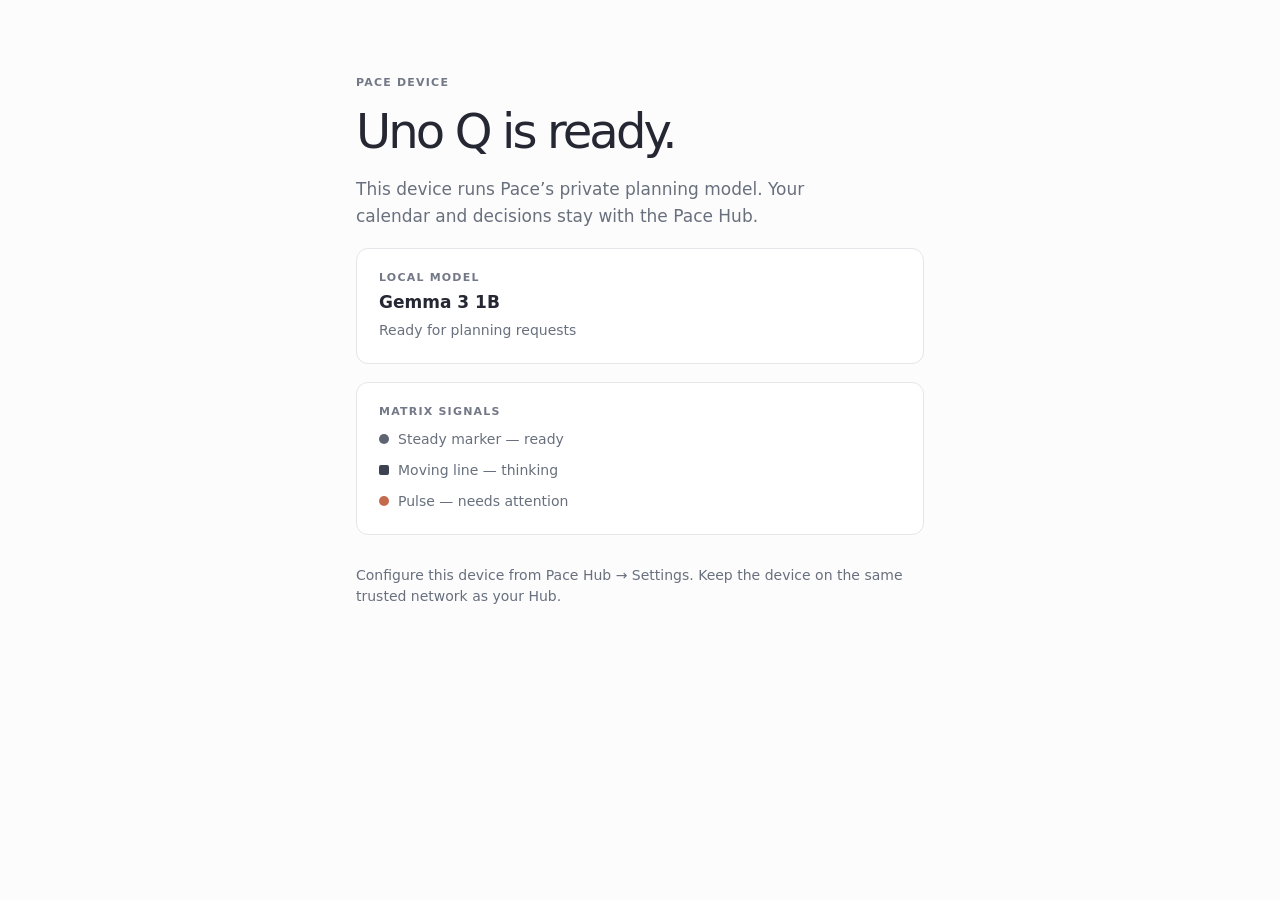
<file: pace-core/uno-ui/index.html>
<!doctype html><html lang="en"><meta charset="utf-8"><meta name="viewport" content="width=device-width,initial-scale=1"><title>Pace Uno Q</title><link rel="stylesheet" href="style.css"><main><p class="eyebrow">PACE DEVICE</p><h1>Uno Q is ready.</h1><p class="lede">This device runs Pace’s private planning model. Your calendar and decisions stay with the Pace Hub.</p><section><p class="eyebrow">LOCAL MODEL</p><strong>Gemma 3 1B</strong><span>Ready for planning requests</span></section><section><p class="eyebrow">MATRIX SIGNALS</p><ul><li><i class="ready"></i>Steady marker — ready</li><li><i class="thinking"></i>Moving line — thinking</li><li><i class="error"></i>Pulse — needs attention</li></ul></section><p class="small">Configure this device from Pace Hub → Settings. Keep the device on the same trusted network as your Hub.</p></main></html>
</file>
<file: pace-core/uno-ui/style.css>
:root{font-family:Geist,Inter,ui-sans-serif,system-ui,sans-serif;color:#252733;background:#fcfcfd}*{box-sizing:border-box}body{margin:0}main{max-width:620px;margin:0 auto;padding:76px 26px}.eyebrow{margin:0;color:#737887;font-size:11px;font-weight:700;letter-spacing:.11em}h1{margin:14px 0 0;font-size:48px;font-weight:500;letter-spacing:-.06em}.lede{max-width:520px;color:#69707d;font-size:17px;line-height:1.6}section{display:grid;gap:8px;margin-top:18px;padding:22px;border:1px solid #e4e6ea;border-radius:12px;background:#fff}strong{font-size:17px;font-weight:600}span,.small,li{color:#68707d;font-size:14px;line-height:1.5}ul{display:grid;gap:10px;margin:3px 0 0;padding:0;list-style:none}i{display:inline-block;width:10px;height:10px;margin-right:9px;border-radius:50%;background:#5e6472}i.thinking{border-radius:2px;background:#3d4250}i.error{background:#c36b4c}.small{margin-top:30px}
</file>
